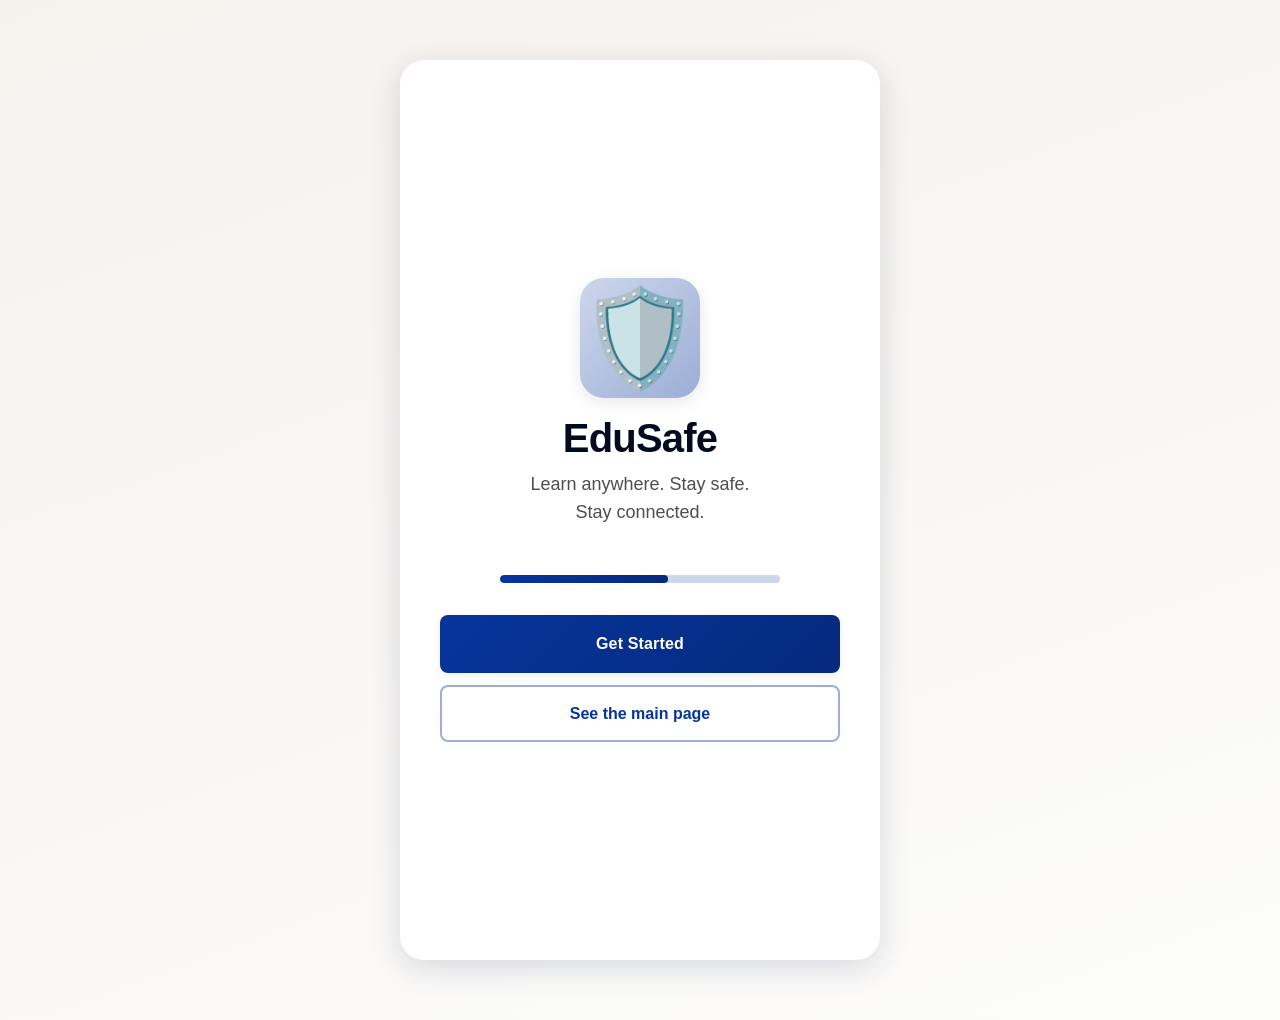
<file: index.html>
<!doctype html>
<html lang="en">
  <head>
    <meta charset="UTF-8" />
    <meta name="viewport" content="width=device-width, initial-scale=1.0" />
    <title>Welcome - EduSafe</title>
    <link rel="stylesheet" href="./css/style.css" />
  </head>
  <body>
    <div class="phone-screen splash-screen" id="splashScreen">
      <div class="splash-logo">🛡️</div>
      <h2>EduSafe</h2>
      <p>Learn anywhere. Stay safe.<br />Stay connected.</p>
      <div class="splash-progress">
        <div class="splash-progress-bar"></div>
      </div>
      <a href="#" id="getStartedBtn" class="btn-primary full-width"
        >Get Started</a
      
      >
      <a href="home.html" class="btn-secondary full-width" style="margin-top: 12px;">See the main page</a>
    </div>
    <script src="main.js"></script>
  
  </body>
</html>
</file>
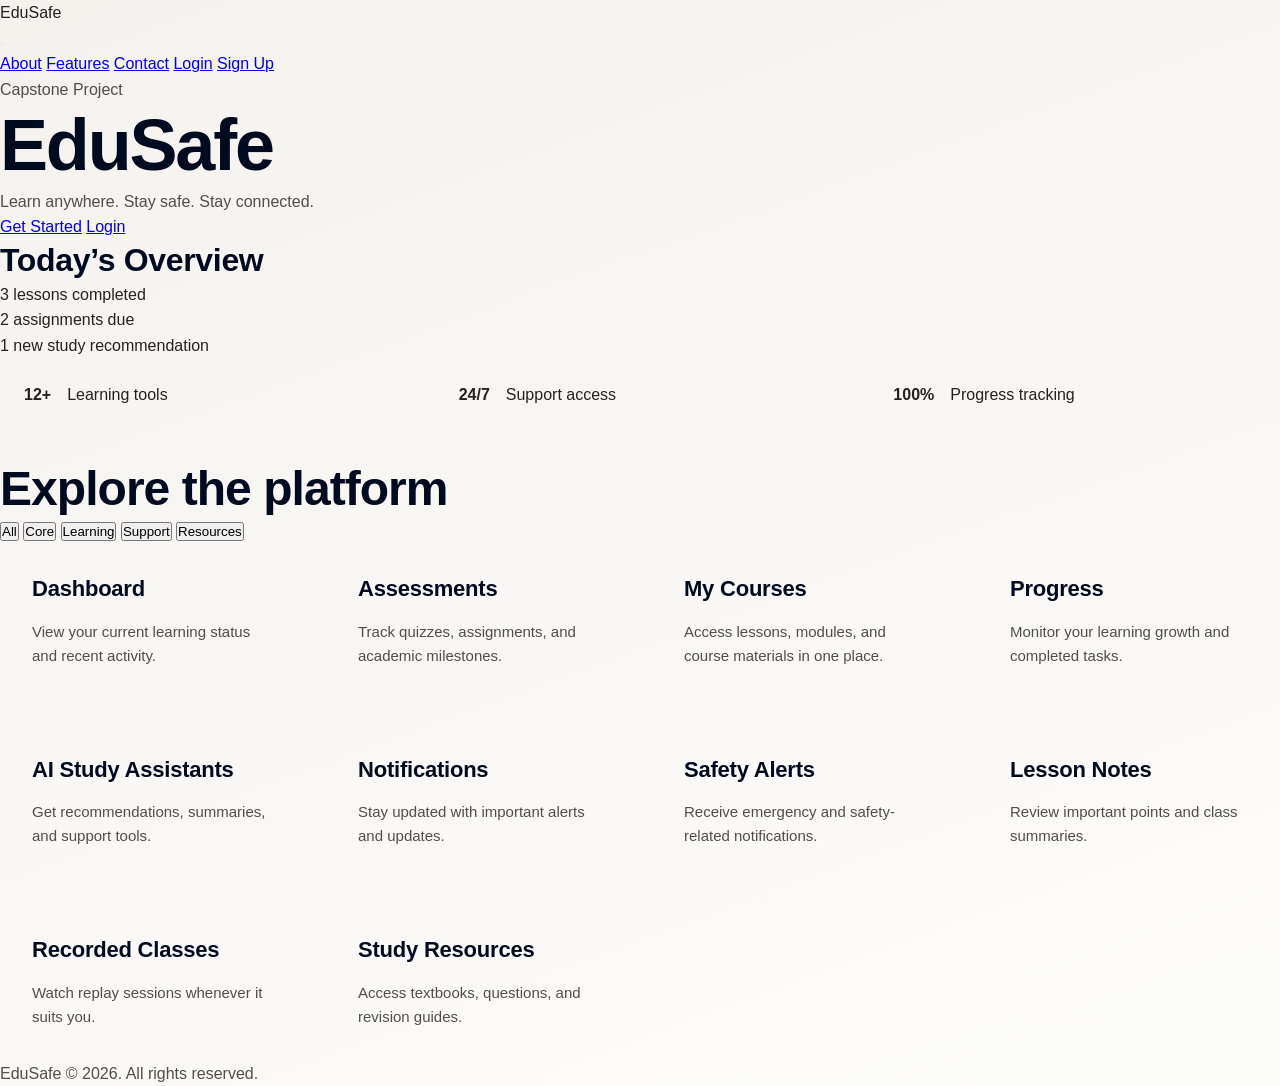
<file: home.html>
<!DOCTYPE html>
<html lang="en">
  <head>
    <meta charset="UTF-8" />
    <meta name="viewport" content="width=device-width, initial-scale=1.0" />
    <title>EduSafe - Learn Anywhere, Stay Safe</title>
    <link rel="stylesheet" href="./css/style.css" />
  </head>
  <body>
    <header class="topbar">
      <div class="brand">
        <i class="fas fa-shield-alt"></i> EduSafe
      </div>
      <button class="menu-toggle" aria-label="Toggle navigation" aria-expanded="false">
        <span></span><span></span><span></span>
      </button>
      <nav class="topnav" id="topnav">
        <a href="#about">About</a>
        <a href="#features">Features</a>
        <a href="#contact">Contact</a>
        <a href="login.html">Login</a>
        <a href="signup.html">Sign Up</a>
      </nav>
    </header>

    <main class="container">
      <section class="hero">
        <div>
          <p class="eyebrow">Capstone Project</p>
          <h1>EduSafe</h1>
          <p class="subtitle">
            Learn anywhere. Stay safe. Stay connected.
          </p>
          <div class="hero-actions">
            <a href="signup.html" class="cta">Get Started</a>
            <a href="login.html" class="cta secondary">Login</a>
          </div>
        </div>
        <div class="hero-card">
          <h3>Today’s Overview</h3>
          <ul>
            <li>3 lessons completed</li>
            <li>2 assignments due</li>
            <li>1 new study recommendation</li>
          </ul>
        </div>
      </section>

      <section id="about" class="stats-grid">
        <div class="stat-card">
          <strong>12+</strong>
          <span>Learning tools</span>
        </div>
        <div class="stat-card">
          <strong>24/7</strong>
          <span>Support access</span>
        </div>
        <div class="stat-card">
          <strong>100%</strong>
          <span>Progress tracking</span>
        </div>
      </section>

      <section class="filter-section">
        <h2>Explore the platform</h2>
        <nav class="filter-bar" aria-label="Feature categories">
          <button class="nav-btn active" data-filter="all">All</button>
          <button class="nav-btn" data-filter="core">Core</button>
          <button class="nav-btn" data-filter="learning">Learning</button>
          <button class="nav-btn" data-filter="support">Support</button>
          <button class="nav-btn" data-filter="resources">Resources</button>
        </nav>

        <div id="features" class="feature-grid">
          <article class="feature-card" data-category="core">
            <h3>Dashboard</h3>
            <p>View your current learning status and recent activity.</p>
          </article>
          <article class="feature-card" data-category="core">
            <h3>Assessments</h3>
            <p>Track quizzes, assignments, and academic milestones.</p>
          </article>
          <article class="feature-card" data-category="core">
            <h3>My Courses</h3>
            <p>Access lessons, modules, and course materials in one place.</p>
          </article>
          <article class="feature-card" data-category="learning">
            <h3>Progress</h3>
            <p>Monitor your learning growth and completed tasks.</p>
          </article>
          <article class="feature-card" data-category="learning">
            <h3>AI Study Assistants</h3>
            <p>Get recommendations, summaries, and support tools.</p>
          </article>
          <article class="feature-card" data-category="support">
            <h3>Notifications</h3>
            <p>Stay updated with important alerts and updates.</p>
          </article>
          <article class="feature-card" data-category="support">
            <h3>Safety Alerts</h3>
            <p>Receive emergency and safety-related notifications.</p>
          </article>
          <article class="feature-card" data-category="resources">
            <h3>Lesson Notes</h3>
            <p>Review important points and class summaries.</p>
          </article>
          <article class="feature-card" data-category="resources">
            <h3>Recorded Classes</h3>
            <p>Watch replay sessions whenever it suits you.</p>
          </article>
          <article class="feature-card" data-category="resources">
            <h3>Study Resources</h3>
            <p>Access textbooks, questions, and revision guides.</p>
          </article>
        </div>
      </section>
    </main>

    <footer id="contact" class="footer">
      <p>EduSafe © 2026. All rights reserved.</p>
    </footer>

    <script src="./script.js"></script>
  </body>
</html>
</file>
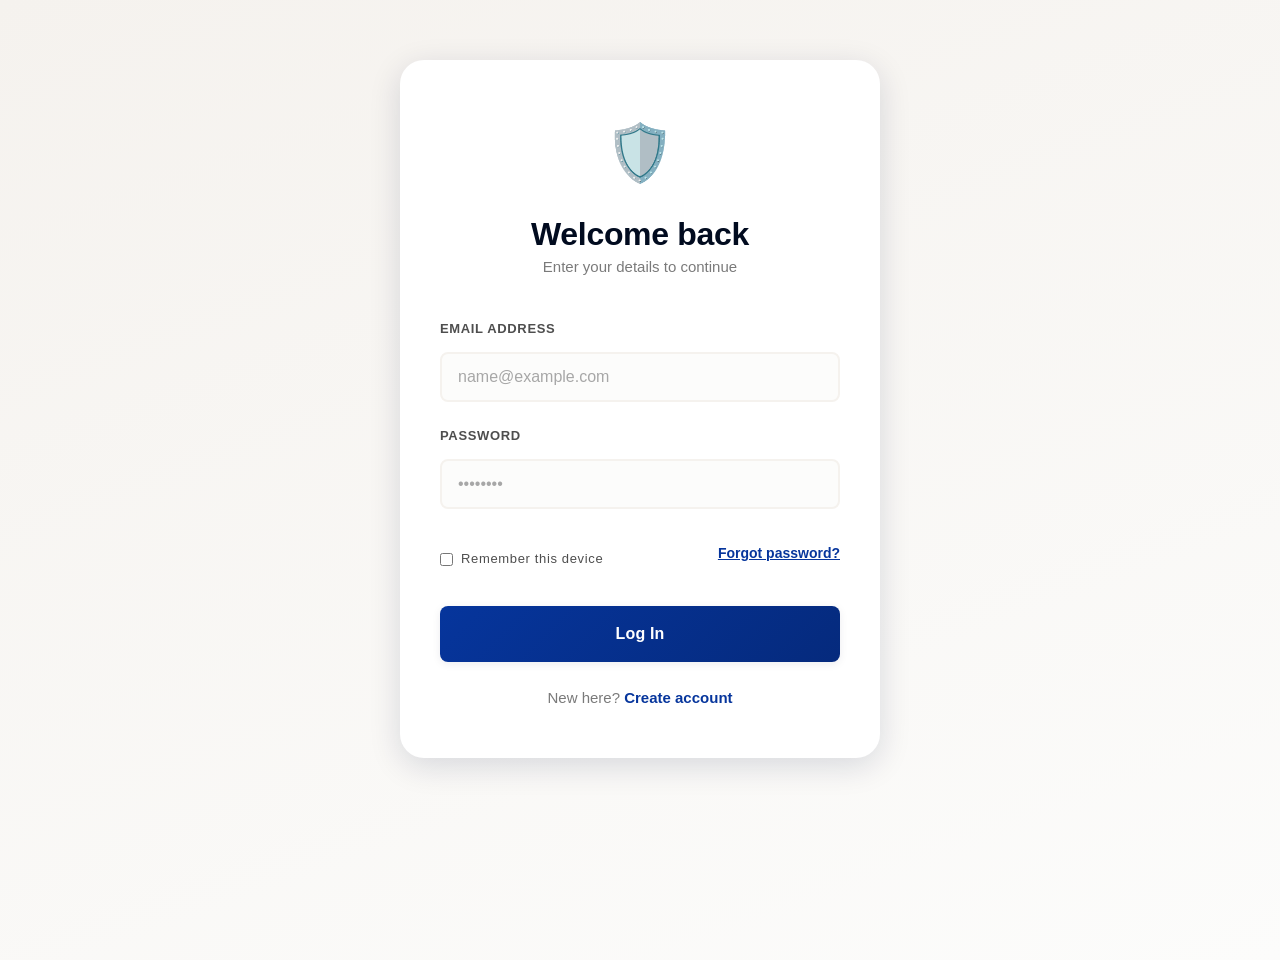
<file: login.html>
<!DOCTYPE html>
<html lang="en">
<head>
  <meta charset="UTF-8" />
  <meta name="viewport" content="width=device-width, initial-scale=1.0" />
  <title>Login - EduSafe</title>
  <link rel="stylesheet" href="./css/style.css" />
</head>
<body>
  <div class="phone-screen">
    <div class="shield-icon">🛡️</div>
    <h3>Welcome back</h3>
    <p class="subtext">Enter your details to continue</p>

    <form class="login-form" id="loginForm">
      <label>Email address</label>
      <input type="email" id="loginEmail" placeholder="name@example.com" required />

      <label>Password</label>
      <input type="password" id="loginPassword" placeholder="••••••••" required />

      <div class="remember-row">
        <label><input type="checkbox" id="rememberMe" style="width:auto; display:inline;" /> Remember this device</label>
        <a href="#">Forgot password?</a>
      </div>

      <button type="submit" class="btn-primary full-width">Log In</button>
    </form>

    <p class="signup-link">New here? <a href="signup.html">Create account</a></p>
  </div>
  <script src="main.js"></script>
</body>
</html>
</file>
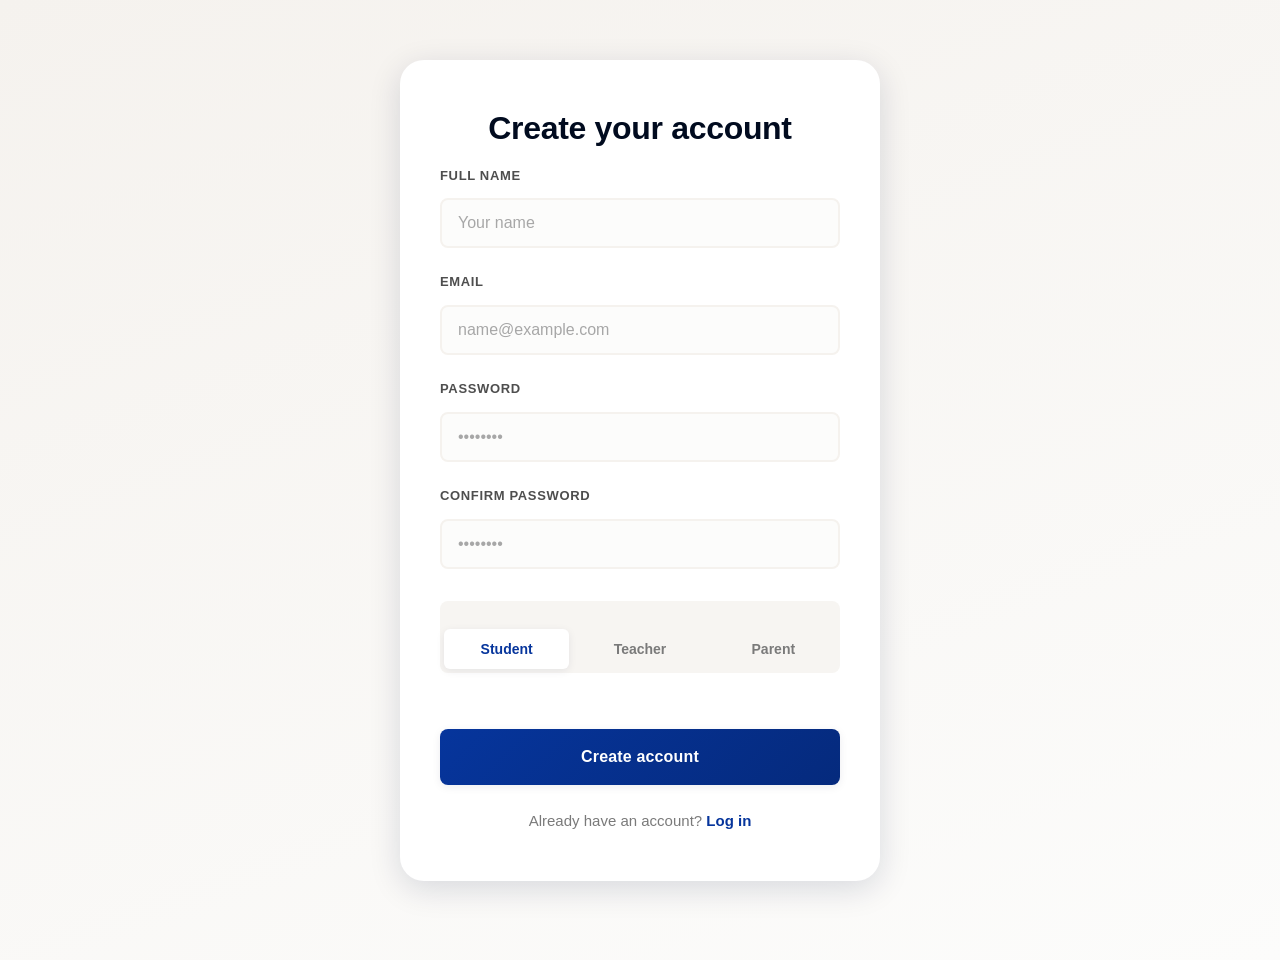
<file: signup.html>
<!doctype html>
<html lang="en">
  <head>
    <meta charset="UTF-8" />
    <meta name="viewport" content="width=device-width, initial-scale=1.0" />
    <title>Sign Up - EduSafe</title>
    <link rel="stylesheet" href="./css/style.css" />
  </head>
  <body>
    <div class="phone-screen">
      <h3>Create your account</h3>

      <form class="login-form" id="signupForm">
        <label>Full name</label>
        <input type="text" id="signupName" placeholder="Your name" required />

        <label>Email</label>
        <input
          type="email"
          id="signupEmail"
          placeholder="name@example.com"
          required
        />

        <label>Password</label>
        <input
          type="password"
          id="signupPassword"
          placeholder="••••••••"
          required
          minlength="6"
        />

        <label>Confirm password</label>
        <input
          type="password"
          id="signupConfirmPassword"
          placeholder="••••••••"
          required
        />

        <div class="role-tabs">
          <button type="button" class="role-tab active" data-role="student">
            Student
          </button>
          <button type="button" class="role-tab" data-role="teacher">
            Teacher
          </button>
          <button type="button" class="role-tab" data-role="parent">
            Parent
          </button>
        </div>

        <button type="submit" class="btn-primary full-width">
          Create account
        </button>
      </form>

      <p class="signup-link">
        Already have an account? <a href="login.html">Log in</a>
      </p>
    </div>
    <script src="main.js"></script>
    <!-- ✅ Changed this -->
  </body>
</html>
</file>
<file: css/style.css>
:root {
  /* ---- Primary Colors (from Figma) ---- */
  --color-primary: #06359C;
  --primary-10: #CDD7EB;
  --primary-20: #9BAED7;
  --primary-30: #6A86C4;
  --primary-40: #385DB0;
  --primary-50: #06359C;
  --primary-60: #052A7D;
  --primary-70: #04205E;
  --primary-80: #02153E;
  --primary-90: #010B1F;

  /* ---- Secondary Colors (warm neutrals) ---- */
  --secondary-10: #FCFCFB;
  --secondary-20: #FAF9F7;
  --secondary-30: #F7F5F2;
  --secondary-40: #F5F2EE;
  --secondary-50: #F2EFEA;
  --secondary-60: #918F8C;
  --secondary-70: #61605E;
  --secondary-80: #30302F;

  /* ---- Grey Shades ---- */
  --grey-10: #D3D3D3;
  --grey-20: #A7A7A7;
  --grey-30: #7A7A7A;
  --grey-40: #4E4E4E;
  --grey-50: #222222;

  /* ---- Typography ---- */
  --font-main: 'Inter', -apple-system, BlinkMacSystemFont, 'Segoe UI', Roboto, sans-serif;

  /* ---- Spacing ---- */
  --space-xs: 4px;
  --space-sm: 8px;
  --space-md: 16px;
  --space-lg: 24px;
  --space-xl: 32px;
  --space-2xl: 48px;

  /* ---- Border Radius ---- */
  --radius-sm: 8px;
  --radius-md: 16px;
  --radius-lg: 24px;
  --radius-full: 9999px;

  /* ---- Shadows (Figma style) ---- */
  --shadow-xs: 0 1px 2px rgba(2, 21, 62, 0.05);
  --shadow-sm: 0 2px 8px rgba(2, 21, 62, 0.08);
  --shadow-md: 0 4px 16px rgba(2, 21, 62, 0.10);
  --shadow-lg: 0 8px 32px rgba(2, 21, 62, 0.14);
  --shadow-xl: 0 16px 48px rgba(2, 21, 62, 0.18);

  /* ---- Transitions ---- */
  --transition: all 0.25s cubic-bezier(0.4, 0, 0.2, 1);
}


* {
  margin: 0;
  padding: 0;
  box-sizing: border-box;
}

body {
  font-family: var(--font-main);
  color: var(--grey-50);
  background: linear-gradient(160deg, var(--secondary-40) 0%, var(--secondary-10) 100%);
  line-height: 1.6;
  min-height: 100vh;
  -webkit-font-smoothing: antialiased;
}
h1 {
  font-size: 72px;
  line-height: 1.2;
  font-weight: 700;
  letter-spacing: -0.03em;
  color: var(--primary-90);
}

h2 {
  font-size: 48px;
  line-height: 1.2;
  font-weight: 700;
  letter-spacing: -0.02em;
  color: var(--primary-90);
}

h3 {
  font-size: 32px;
  line-height: 1.3;
  font-weight: 700;
  letter-spacing: -0.01em;
  color: var(--primary-90);
}

h4 {
  font-size: 24px;
  line-height: 1.3;
  font-weight: 600;
  color: var(--primary-90);
}

h5 {
  font-size: 20px;
  line-height: 1.4;
  font-weight: 600;
  color: var(--grey-40);
}

p {
  font-size: 16px;
  line-height: 1.6;
  color: var(--grey-40);
}

.subtext {
  font-size: 15px;
  color: var(--grey-30);
  margin-bottom: var(--space-lg);
}


.btn-primary {
  display: inline-flex;
  align-items: center;
  justify-content: center;
  background: linear-gradient(135deg, var(--primary-50), var(--primary-60));
  color: #fff;
  border: none;
  padding: 16px 32px;
  border-radius: var(--radius-sm);
  cursor: pointer;
  font-family: var(--font-main);
  font-size: 16px;
  font-weight: 600;
  text-align: center;
  text-decoration: none;
  box-shadow: var(--shadow-sm);
  transition: var(--transition);
  min-height: 56px;
  letter-spacing: 0.01em;
}

.btn-primary:hover {
  background: linear-gradient(135deg, var(--primary-60), var(--primary-70));
  box-shadow: var(--shadow-md);
  transform: translateY(-2px);
}

.btn-primary:active {
  transform: translateY(0);
}

.btn-secondary {
  display: inline-flex;
  align-items: center;
  justify-content: center;
  background: transparent;
  color: var(--color-primary);
  border: 2px solid var(--primary-20);
  padding: 14px 28px;
  border-radius: var(--radius-sm);
  cursor: pointer;
  font-family: var(--font-main);
  font-size: 16px;
  font-weight: 600;
  text-align: center;
  text-decoration: none;
  transition: var(--transition);
  min-height: 56px;
}

.btn-secondary:hover {
  border-color: var(--color-primary);
  background-color: var(--primary-10);
  transform: translateY(-2px);
}

.full-width {
  width: 100%;
}


.phone-screen {
  max-width: 390px;
  min-height: 844px;
  margin: 40px auto;
  padding: 48px 28px 32px;
  background: #ffffff;
  border-radius: var(--radius-lg);
  box-shadow: var(--shadow-xl);
  text-align: center;
  position: relative;
  overflow: hidden;
}


.splash-screen {
  display: flex;
  flex-direction: column;
  align-items: center;
  justify-content: center;
  min-height: 844px;
  background: linear-gradient(180deg, #ffffff 0%, var(--secondary-10) 100%);
}

.splash-logo {
  font-size: 72px;
  margin-bottom: var(--space-md);
  display: flex;
  align-items: center;
  justify-content: center;
  width: 120px;
  height: 120px;
  background: linear-gradient(135deg, var(--primary-10), var(--primary-20));
  border-radius: var(--radius-lg);
  box-shadow: var(--shadow-md);
}

.splash-screen h2 {
  font-size: 40px;
  margin-bottom: var(--space-sm);
  color: var(--primary-90);
}

.splash-screen p {
  font-size: 18px;
  color: var(--grey-40);
  max-width: 280px;
  margin: 0 auto;
}

.splash-progress {
  width: 100%;
  max-width: 280px;
  height: 8px;
  background-color: var(--primary-10);
  border-radius: var(--radius-full);
  margin-top: var(--space-2xl);
  margin-bottom: var(--space-xl);
  overflow: hidden;
}

.splash-progress-bar {
  width: 60%;
  height: 100%;
  background: linear-gradient(90deg, var(--primary-50), var(--primary-60));
  border-radius: var(--radius-full);
  animation: progressPulse 2s ease-in-out infinite;
}

@keyframes progressPulse {
  0%, 100% { width: 60%; opacity: 1; }
  50% { width: 75%; opacity: 0.8; }
}


.shield-icon {
  font-size: 56px;
  margin-bottom: var(--space-md);
  display: inline-block;
}

.login-form {
  display: flex;
  flex-direction: column;
  text-align: left;
  gap: var(--space-sm);
}

.login-form label {
  display: block;
  font-size: 13px;
  font-weight: 600;
  color: var(--grey-40);
  text-transform: uppercase;
  letter-spacing: 0.05em;
  margin-top: var(--space-md);
  margin-bottom: var(--space-xs);
}

.login-form input {
  display: block;
  width: 100%;
  padding: 14px 16px;
  border: 2px solid var(--secondary-40);
  border-radius: var(--radius-sm);
  font-size: 16px;
  font-family: var(--font-main);
  transition: var(--transition);
  background-color: var(--secondary-10);
  color: var(--grey-50);
}

.login-form input:focus {
  outline: none;
  border-color: var(--primary-40);
  background-color: #ffffff;
  box-shadow: 0 0 0 4px var(--primary-10);
}

.login-form input::placeholder {
  color: var(--grey-20);
}

.login-form button,
.login-form a.btn-primary {
  margin-top: var(--space-lg);
}

.remember-row {
  display: flex;
  justify-content: space-between;
  align-items: center;
  font-size: 14px;
  margin-top: var(--space-md);
  color: var(--grey-30);
}

.remember-row label {
  display: flex;
  align-items: center;
  gap: var(--space-sm);
  text-transform: none;
  font-weight: 400;
  color: var(--grey-40);
}

.remember-row a {
  color: var(--color-primary);
  font-weight: 600;
  font-size: 14px;
}


.role-tabs {
  display: flex;
  gap: var(--space-sm);
  margin: var(--space-lg) 0;
  background-color: var(--secondary-30);
  padding: 4px;
  border-radius: var(--radius-sm);
}

.role-tab {
  flex: 1;
  padding: 12px;
  border: none;
  background: transparent;
  border-radius: 6px;
  cursor: pointer;
  font-family: var(--font-main);
  font-size: 14px;
  font-weight: 600;
  color: var(--grey-30);
  transition: var(--transition);
}

.role-tab:hover {
  color: var(--grey-50);
}

.role-tab.active {
  background-color: #ffffff;
  color: var(--color-primary);
  box-shadow: var(--shadow-sm);
}


.badge {
  display: inline-block;
  font-size: 11px;
  font-weight: 700;
  text-transform: uppercase;
  letter-spacing: 0.05em;
  padding: 4px 12px;
  border-radius: var(--radius-full);
  background: linear-gradient(135deg, var(--primary-10), var(--primary-20));
  color: var(--primary-70);
  margin-bottom: var(--space-sm);
}

.card {
  background: #ffffff;
  border: 1px solid var(--secondary-40);
  border-radius: var(--radius-md);
  padding: 20px;
  text-align: left;
  box-shadow: var(--shadow-xs);
  transition: var(--transition);
  margin-bottom: var(--space-md);
}

.card:hover {
  box-shadow: var(--shadow-md);
  transform: translateY(-4px);
  border-color: var(--primary-20);
}

.card-title {
  font-size: 16px;
  font-weight: 600;
  color: var(--primary-90);
  margin-bottom: var(--space-xs);
}

.card-subtext {
  font-size: 13px;
  color: var(--grey-30);
  margin-bottom: 0;
}

.card-row,
.stats-grid {
  display: grid;
  grid-template-columns: 1fr;
  gap: var(--space-md);
}

@media (min-width: 640px) {
  .card-row,
  .stats-grid {
    grid-template-columns: repeat(2, 1fr);
  }
}

@media (min-width: 1024px) {
  .card-row,
  .stats-grid {
    grid-template-columns: repeat(3, 1fr);
  }
}

.card-row .card,
.stats-grid .card {
  text-align: center;
}

.card-row .card .card-title,
.stats-grid .card strong {
  font-size: 32px;
  font-weight: 700;
  color: var(--color-primary);
  display: block;
}


.confirm-icon {
  font-size: 64px;
  margin-bottom: var(--space-md);
  display: inline-block;
}


.signup-link {
  margin-top: var(--space-lg);
  font-size: 15px;
  color: var(--grey-30);
}

.signup-link a {
  color: var(--color-primary);
  font-weight: 600;
  text-decoration: none;
  transition: var(--transition);
}

.signup-link a:hover {
  text-decoration: underline;
}

@media (max-width: 480px) {
  .phone-screen {
    margin: 16px;
    padding: 32px 20px 24px;
    min-height: auto;
    border-radius: var(--radius-md);
  }

  .splash-screen {
    min-height: auto;
  }

  .splash-logo {
    width: 96px;
    height: 96px;
    font-size: 56px;
  }

  .splash-screen h2 {
    font-size: 32px;
  }

  .card-row {
    flex-direction: column;
  }

  .btn-primary,
  .btn-secondary {
    min-height: 48px;
    padding: 12px 24px;
  }
}

.page-wrapper {
  max-width: 1100px;
  margin: 0 auto;
  padding: 0 20px;
}

.dash-nav {
  display: flex;
  flex-wrap: wrap;
  justify-content: center;
  gap: var(--space-sm);
  background-color: #fff;
  border-radius: var(--radius-md);
  box-shadow: var(--shadow-sm);
  padding: var(--space-md);
  position: sticky;
  top: 0;
  z-index: 10;
}

@media (min-width: 768px) {
  .dash-nav {
    flex-wrap: nowrap;
    justify-content: space-around;
  }
}

@media (min-width: 1024px) {
  .dashboard-layout {
    display: flex;
    flex-direction: row;
    gap: var(--space-lg);
    align-items: flex-start;
  }

  .dash-nav {
    flex-direction: column;
    width: 240px;
    justify-content: flex-start;
    gap: var(--space-sm);
    position: sticky;
    top: 40px;
    bottom: auto;
    padding: var(--space-md);
  }
}

.dash-content {
  background-color: transparent;
  border-radius: 0;
  box-shadow: none;
  padding: 0;
  text-align: left;
}

.dash-tab-btn {
  background: none;
  border: none;
  font-family: var(--font-main);
  font-size: 14px;
  font-weight: 600;
  color: var(--grey-30);
  cursor: pointer;
  padding: var(--space-sm) var(--space-md);
  border-radius: var(--radius-sm);
  transition: var(--transition);
  display: flex;
  align-items: center;
  gap: var(--space-sm);
}

.dash-tab-btn:hover {
  color: var(--grey-50);
  background-color: var(--secondary-30);
}

.dash-tab-btn.active {
  color: var(--color-primary);
  background-color: var(--primary-10);
}

@media (min-width: 1024px) {
  .dash-tab-btn {
    justify-content: flex-start;
  }
}

.tab-panel {
  display: none;
}

.tab-panel.active {
  display: block;
}

.list-item {
  display: flex;
  justify-content: space-between;
  align-items: center;
  padding: 12px 0;
  border-bottom: 1px solid var(--secondary-40);
  gap: 12px;
}

.list-item:last-child {
  border-bottom: none;
}

.list-item-title {
  font-size: 14px;
  font-weight: 600;
  color: var(--primary-90);
}

.list-item-sub {
  font-size: 12px;
  color: var(--grey-30);
}

.btn-sm {
  font-size: 12px;
  padding: 7px 14px;
  border-radius: var(--radius-sm);
  border: none;
  cursor: pointer;
  font-weight: 600;
  font-family: var(--font-main);
  white-space: nowrap;
  transition: var(--transition);
}

.btn-add {
  background-color: var(--primary-10);
  color: var(--primary-70);
}

.btn-add:hover {
  background-color: var(--primary-20);
}

.btn-drop {
  background-color: #FDEAEA;
  color: #B23434;
}

.btn-drop:hover {
  background-color: #FBD5D5;
}

.btn-sm:disabled {
  opacity: 0.5;
  cursor: not-allowed;
}

.attendance-bar {
  height: 8px;
  background-color: var(--secondary-40);
  border-radius: 999px;
  overflow: hidden;
  margin-top: 6px;
}

.attendance-fill {
  height: 100%;
  background: linear-gradient(90deg, var(--primary-50), var(--primary-70));
}


.quiz-box {
  margin-top: 10px;
  padding: 14px;
  background-color: var(--secondary-10);
  border-radius: var(--radius-sm);
  border: 1px solid var(--secondary-40);
}

.quiz-option {
  display: block;
  width: 100%;
  text-align: left;
  padding: 10px 12px;
  margin-bottom: 8px;
  border: 1.5px solid var(--grey-10);
  border-radius: var(--radius-sm);
  background-color: #fff;
  cursor: pointer;
  font-family: var(--font-main);
  font-size: 13px;
  transition: var(--transition);
}

.quiz-option:hover {
  border-color: var(--primary-40);
}

.quiz-option.correct {
  background-color: #E8F5E9;
  border-color: #4CAF50;
  color: #2E7D32;
}

.quiz-option.incorrect {
  background-color: #FDEAEA;
  border-color: #B23434;
  color: #B23434;
}

.quiz-feedback {
  margin-top: 10px;
  font-size: 13px;
  font-weight: 600;
}
.empty-state {
  color: var(--grey-30);
  font-size: 13px;
  padding: 10px 0;
}

.quiz-page-link {
  display: inline-block;
  margin-top: 8px;
}


.chat-modal {
  display: none;
  position: fixed;
  inset: 0;
  background: rgba(0,0,0,0.45);
  align-items: center;
  justify-content: center;
  z-index: 1000;
}

.chat-box {
  background: #fff;
  width: 90%;
  max-width: 420px;
  height: 70vh;
  border-radius: var(--radius-md);
  display: flex;
  flex-direction: column;
  overflow: hidden;
  box-shadow: var(--shadow-lg);
}

.chat-header {
  display: flex;
  justify-content: space-between;
  align-items: center;
  padding: 14px 16px;
  background: var(--color-primary);
  color: #fff;
  font-weight: 600;
  font-size: 14px;
}

.chat-close {
  background: none;
  border: none;
  color: #fff;
  font-size: 16px;
  cursor: pointer;
}

.chat-key-row {
  display: flex;
  gap: 8px;
  padding: 10px;
  border-bottom: 1px solid var(--secondary-40);
}

.chat-key-row input {
  flex: 1;
  padding: 8px;
  border: 1px solid var(--grey-10);
  border-radius: 6px;
  font-size: 13px;
}

.chat-messages {
  flex: 1;
  overflow-y: auto;
  padding: 12px;
  display: flex;
  flex-direction: column;
  gap: 8px;
}

.chat-bubble {
  max-width: 80%;
  padding: 8px 12px;
  border-radius: 12px;
  font-size: 13px;
  line-height: 1.4;
}

.chat-user {
  align-self: flex-end;
  background: var(--primary-10);
  color: var(--primary-90);
}

.chat-assistant {
  align-self: flex-start;
  background: var(--secondary-30);
  color: var(--color-grey);
}

.chat-input-row {
  display: flex;
  gap: 8px;
  padding: 10px;
  border-top: 1px solid var(--secondary-40);
}

.chat-input-row input {
  flex: 1;
  padding: 8px;
  border: 1px solid var(--grey-10);
  border-radius: 6px;
  font-size: 13px;
}



.class-mode-content {
  margin-top: 10px;
}

/* Default: Mobile First */
.page-wrapper {
  max-width: 390px;
  margin: 0 auto;
  padding: 20px 16px 100px;
  background: var(--secondary-10);
  min-height: 100vh;
}

/* Tablet and Laptop */
@media (min-width: 768px) {
  .page-wrapper {
    max-width: 900px;
    padding: 30px 40px 100px;
  }

  .dash-nav {
    gap: 8px;
    padding: 8px;
  }

  .dash-tab-btn {
    font-size: 15px;
    padding: 12px 20px;
  }

  .card-row {
    display: grid;
    grid-template-columns: 1fr 1fr;
    gap: 16px;
  }

  .stats-grid {
    display: grid;
    grid-template-columns: repeat(4, 1fr);
    gap: 16px;
  }

  .recommended-grid {
    display: grid;
    grid-template-columns: 1fr 1fr 1fr;
    gap: 16px;
  }

  .chat-box {
    max-width: 500px;
  }

  .phone-screen {
    max-width: 500px;
    padding: 48px 40px;
    min-height: auto;
  }
}

/* Desktop Large */
@media (min-width: 1024px) {
  .page-wrapper {
    max-width: 1100px;
    padding: 40px 60px 100px;
  }

  .dash-tab-btn {
    font-size: 16px;
    padding: 14px 28px;
  }

  .card-row {
    grid-template-columns: 1fr 1fr 1fr;
  }

  .stats-grid {
    grid-template-columns: repeat(4, 1fr);
  }
}


.dash-header {
  margin-bottom: 20px;
}

.dash-header h4 {
  font-size: 24px;
  margin: 4px 0 2px;
}

@media (min-width: 768px) {
  .dash-header h4 {
    font-size: 32px;
  }
}

/* Dashboard Navigation */
.dash-nav {
  display: flex;
  gap: 4px;
  background: #ffffff;
  border-radius: var(--radius-md);
  padding: 4px;
  margin-bottom: 16px;
  border: 1px solid var(--secondary-40);
  overflow-x: auto;
}

.dash-tab-btn {
  flex: 1;
  padding: 10px 8px;
  border: none;
  background: transparent;
  border-radius: var(--radius-sm);
  cursor: pointer;
  font-family: var(--font-main);
  font-size: 12px;
  font-weight: 500;
  color: var(--grey-30);
  transition: var(--transition);
  white-space: nowrap;
  display: flex;
  align-items: center;
  justify-content: center;
  gap: 4px;
}

.dash-tab-btn:hover {
  color: var(--grey-50);
}

.dash-tab-btn.active {
  background: var(--primary-50);
  color: white;
}

@media (min-width: 768px) {
  .dash-tab-btn {
    font-size: 15px;
    padding: 12px 20px;
  }
}

/* Tab Panels */
.dash-content {
  display: block;
}

.tab-panel {
  display: none;
}

.tab-panel.active {
  display: block;
}

/* List Items */
.list-item {
  display: flex;
  justify-content: space-between;
  align-items: center;
  padding: 10px 0;
  border-bottom: 1px solid var(--secondary-30);
}

.list-item:last-child {
  border-bottom: none;
}

.list-item-title {
  font-size: 14px;
  font-weight: 500;
  color: var(--grey-50);
}

.list-item-sub {
  font-size: 12px;
  color: var(--grey-30);
}

/* Buttons */
.btn-sm {
  padding: 6px 14px;
  border: none;
  border-radius: var(--radius-sm);
  font-size: 12px;
  font-weight: 600;
  cursor: pointer;
  transition: var(--transition);
  font-family: var(--font-main);
}

.btn-add {
  background: var(--primary-50);
  color: white;
}

.btn-add:hover {
  background: var(--primary-60);
}

.btn-drop {
  background: #fce4ec;
  color: #e74c3c;
}

.btn-drop:hover {
  background: #f8d7da;
}

/* Attendance Bar */
.attendance-bar {
  width: 100%;
  height: 6px;
  background: var(--secondary-30);
  border-radius: 999px;
  overflow: hidden;
  margin: 6px 0;
}

.attendance-fill {
  height: 100%;
  background: linear-gradient(90deg, var(--primary-50), var(--primary-40));
  border-radius: 999px;
  transition: width 0.6s ease;
}

/* Attendance Status */
.attendance-status {
  font-size: 11px;
  font-weight: 600;
  padding: 2px 10px;
  border-radius: 999px;
}

.attendance-status.present {
  background: #e8f5e9;
  color: #4CAF50;
}

.attendance-status.absent {
  background: #fce4ec;
  color: #e74c3c;
}

/* Empty State */
.empty-state {
  text-align: center;
  color: var(--grey-30);
  padding: 16px 0;
  font-size: 14px;
}

.grade-card {
  background: #ffffff;
  border: 1px solid var(--secondary-40);
  border-radius: var(--radius-md);
  padding: 16px;
  margin-bottom: 12px;
  transition: var(--transition);
}

.grade-card:hover {
  border-color: var(--primary-20);
  box-shadow: var(--shadow-sm);
}

.grade-header {
  display: flex;
  justify-content: space-between;
  align-items: center;
  margin-bottom: 8px;
}

.grade-course {
  font-size: 15px;
  font-weight: 600;
  color: var(--grey-50);
}

.grade-score {
  font-size: 20px;
  font-weight: 700;
  color: var(--primary-50);
}

.grade-bar {
  width: 100%;
  height: 4px;
  background: var(--secondary-30);
  border-radius: 999px;
  overflow: hidden;
}

.grade-fill {
  height: 100%;
  border-radius: 999px;
  transition: width 0.6s ease;
}

.grade-fill.a { background: #4CAF50; }
.grade-fill.b { background: #8BC34A; }
.grade-fill.c { background: #FFC107; }
.grade-fill.d { background: #FF9800; }
.grade-fill.f { background: #e74c3c; }

.grade-letter {
  font-size: 14px;
  font-weight: 700;
  padding: 2px 12px;
  border-radius: 999px;
}

.grade-letter.a { background: #e8f5e9; color: #4CAF50; }
.grade-letter.b { background: #f1f8e9; color: #8BC34A; }
.grade-letter.c { background: #fff8e1; color: #FFC107; }
.grade-letter.d { background: #fff3e0; color: #FF9800; }
.grade-letter.f { background: #fce4ec; color: #e74c3c; }

.gpa-display {
  text-align: center;
  padding: 16px;
  background: linear-gradient(135deg, var(--primary-50), var(--primary-60));
  border-radius: var(--radius-md);
  color: white;
  margin-bottom: 16px;
}

.gpa-number {
  font-size: 36px;
  font-weight: 700;
}

.gpa-label {
  font-size: 14px;
  opacity: 0.9;
}

.chat-modal {
  display: none;
  position: fixed;
  top: 0;
  left: 0;
  width: 100%;
  height: 100%;
  background: rgba(0,0,0,0.5);
  z-index: 1000;
  align-items: center;
  justify-content: center;
}

.chat-modal.open {
  display: flex;
}

.chat-box {
  background: #ffffff;
  border-radius: var(--radius-lg);
  max-width: 360px;
  width: 92%;
  max-height: 90vh;
  display: flex;
  flex-direction: column;
  box-shadow: var(--shadow-xl);
  animation: slideUp 0.3s ease;
}

@media (min-width: 768px) {
  .chat-box {
    max-width: 500px;
  }
}

@keyframes slideUp {
  from { transform: translateY(30px); opacity: 0; }
  to { transform: translateY(0); opacity: 1; }
}

.chat-header {
  display: flex;
  justify-content: space-between;
  align-items: center;
  padding: 14px 18px;
  border-bottom: 1px solid var(--secondary-40);
  font-weight: 600;
  flex-shrink: 0;
}

.chat-close {
  background: none;
  border: none;
  font-size: 20px;
  cursor: pointer;
  color: var(--grey-30);
  transition: var(--transition);
}

.chat-close:hover {
  color: var(--grey-50);
}

.chat-key-row {
  display: flex;
  gap: 8px;
  padding: 10px 16px;
  border-bottom: 1px solid var(--secondary-30);
  flex-shrink: 0;
}

.chat-key-row input {
  flex: 1;
  padding: 8px 12px;
  border: 1px solid var(--secondary-40);
  border-radius: var(--radius-sm);
  font-size: 13px;
  font-family: var(--font-main);
}

.chat-messages {
  flex: 1;
  padding: 16px;
  overflow-y: auto;
  max-height: 350px;
  min-height: 200px;
}

.chat-message {
  margin-bottom: 10px;
  display: flex;
}

.chat-message.user {
  justify-content: flex-end;
}

.chat-bubble {
  max-width: 85%;
  padding: 10px 14px;
  border-radius: var(--radius-md);
  font-size: 14px;
  line-height: 1.5;
  background: var(--secondary-10);
  color: var(--grey-50);
}

.chat-message.user .chat-bubble {
  background: var(--primary-50);
  color: white;
}

.chat-input-row {
  display: flex;
  gap: 8px;
  padding: 12px 16px;
  border-top: 1px solid var(--secondary-30);
  flex-shrink: 0;
}

.chat-input-row input {
  flex: 1;
  padding: 10px 14px;
  border: 1px solid var(--secondary-40);
  border-radius: var(--radius-sm);
  font-size: 14px;
  font-family: var(--font-main);
  outline: none;
  transition: var(--transition);
}

.chat-input-row input:focus {
  border-color: var(--primary-40);
}

.quiz-item {
  display: flex;
  justify-content: space-between;
  align-items: center;
  padding: 12px 0;
  border-bottom: 1px solid var(--secondary-30);
  cursor: pointer;
}

.quiz-item:last-child {
  border-bottom: none;
}

.splash-screen {
  display: flex;
  flex-direction: column;
  align-items: center;
  justify-content: center;
  min-height: 100vh;
  padding: 40px 20px;
}

.splash-logo {
  font-size: 72px;
  margin-bottom: 16px;
}

.splash-screen h1 {
  font-size: 48px;
  margin-bottom: 8px;
}

.splash-screen p {
  font-size: 18px;
  text-align: center;
}

@media (min-width: 768px) {
  .splash-screen h1 {
    font-size: 64px;
  }
  
  .splash-logo {
    font-size: 96px;
  }
}


.phone-screen {
  max-width: 390px;
  margin: 40px auto;
  padding: 36px 26px;
  background: #ffffff;
  border-radius: var(--radius-lg);
  box-shadow: var(--shadow-lg);
  text-align: center;
}

@media (min-width: 768px) {
  .phone-screen {
    max-width: 480px;
    padding: 48px 40px;
    margin: 60px auto;
  }
}

/* Class options */
.class-options {
  display: flex;
  flex-direction: column;
  gap: 16px;
}

.class-option {
  padding: 20px;
  border: 2px solid var(--secondary-40);
  border-radius: var(--radius-md);
  text-align: center;
  transition: var(--transition);
  cursor: pointer;
}

.class-option:hover {
  border-color: var(--primary-40);
}

.class-option i {
  font-size: 32px;
  color: var(--primary-50);
  margin-bottom: 8px;
}

.class-option h4 {
  margin-bottom: 4px;
}

.class-option p {
  font-size: 14px;
  color: var(--grey-30);
}

/* Professional Dashboard Styles */
.stat-card {
    display: flex;
    align-items: center;
    gap: var(--space-md);
    padding: var(--space-lg);
}

.stat-icon {
    width: 60px;
    height: 60px;
    border-radius: 16px;
    display: flex;
    align-items: center;
    justify-content: center;
    color: white;
    font-size: 28px;
    flex-shrink: 0;
}

.stat-content {
    display: flex;
    flex-direction: column;
}

.stat-content strong {
    font-size: 32px;
    font-weight: 700;
    color: var(--primary-90);
    line-height: 1.2;
}

.stat-content span {
    font-size: 14px;
    color: var(--grey-40);
    font-weight: 500;
}

.feature-card {
    display: flex;
    flex-direction: column;
    gap: var(--space-md);
    padding: var(--space-xl);
    transition: var(--transition);
}

.feature-card:hover {
    transform: translateY(-4px);
    box-shadow: var(--shadow-lg);
}

.feature-icon {
    width: 70px;
    height: 70px;
    border-radius: 20px;
    display: flex;
    align-items: center;
    justify-content: center;
    color: white;
    font-size: 32px;
    margin-bottom: var(--space-sm);
}

.feature-card h3 {
    font-size: 22px;
    margin: 0;
    color: var(--primary-90);
}

.feature-card p {
    font-size: 15px;
    color: var(--grey-40);
    line-height: 1.6;
    margin: 0;
}

.feature-card .btn-primary {
    margin-top: auto;
    align-self: flex-start;
}

/* Universal Dashboard Sidebar */
.sidebar {
  position: fixed;
  left: 0;
  top: 0;
  width: 260px;
  height: 100vh;
  background: linear-gradient(180deg, #1e293b 0%, #0f172a 100%);
  padding: 24px;
  box-shadow: 4px 0 24px rgba(0,0,0,0.15);
  z-index: 100;
}

.sidebar-header {
  display: flex;
  align-items: center;
  gap: 12px;
  margin-bottom: 40px;
  padding-bottom: 24px;
  border-bottom: 1px solid rgba(255,255,255,0.1);
}

.sidebar-logo {
  width: 48px;
  height: 48px;
  border-radius: 12px;
  display: flex;
  align-items: center;
  justify-content: center;
  font-size: 24px;
  color: white;
}

.sidebar-brand {
  color: white;
  font-size: 20px;
  font-weight: 700;
}

.nav-item {
  display: flex;
  align-items: center;
  gap: 12px;
  padding: 14px 16px;
  color: rgba(255,255,255,0.7);
  font-size: 15px;
  font-weight: 500;
  border-radius: 10px;
  cursor: pointer;
  transition: all 0.25s;
  margin-bottom: 6px;
}

.nav-item:hover, .nav-item.active {
  background: rgba(59,130,246,0.2);
  color: white;
}

.nav-item.active {
  box-shadow: 0 4px 14px rgba(59,130,246,0.4);
}

.nav-item i {
  width: 20px;
  font-size: 18px;
}

/* Main Content Area */
.main-content {
  margin-left: 260px;
  padding: 32px;
  min-height: 100vh;
}

.main-content.bg-blue { background: #f1f5f9; }
.main-content.bg-green { background: #f0fdf4; }
.main-content.bg-orange { background: #fff7ed; }

/* Top Bar */
.top-bar {
  display: flex;
  justify-content: space-between;
  align-items: center;
  margin-bottom: 32px;
}

.top-bar h1 {
  font-size: 28px;
  font-weight: 800;
  margin: 0;
}

.top-bar p {
  color: #64748b;
  margin: 4px 0 0 0;
  font-size: 14px;
}

.user-menu {
  display: flex;
  align-items: center;
  gap: 12px;
  background: white;
  padding: 10px 16px;
  border-radius: 12px;
  box-shadow: 0 2px 8px rgba(0,0,0,0.06);
  cursor: pointer;
}

.user-avatar {
  width: 40px;
  height: 40px;
  border-radius: 10px;
  display: flex;
  align-items: center;
  justify-content: center;
  color: white;
  font-weight: 700;
  font-size: 16px;
}

/* Stats Grid */
.stats-grid {
  display: grid;
  grid-template-columns: repeat(3, 1fr);
  gap: 24px;
  margin-bottom: 28px;
}

/* Content Grid */
.content-grid {
  display: grid;
  grid-template-columns: 1.5fr 1fr;
  gap: 24px;
}

/* Card Header */
.card-header {
  display: flex;
  justify-content: space-between;
  align-items: center;
  margin-bottom: 20px;
}

.card-title {
  font-size: 18px;
  font-weight: 700;
  margin: 0;
}

/* List Item */
.list-item {
  display: flex;
  justify-content: space-between;
  align-items: center;
  padding: 14px 0;
  border-bottom: 1px solid #e2e8f0;
}

.list-item:last-child { border-bottom: none; }

.list-title {
  font-weight: 600;
  font-size: 15px;
}

.list-sub {
  font-size: 13px;
  color: #64748b;
  margin-top: 4px;
}

/* Progress Bar */
.progress-bar {
  height: 8px;
  background: #e2e8f0;
  border-radius: 100px;
  overflow: hidden;
}

.progress-fill {
  height: 100%;
  border-radius: 100px;
  transition: width 0.5s ease;
}

/* Student Selector */
.student-selector {
  display: flex;
  gap: 10px;
  flex-wrap: wrap;
  margin-bottom: 20px;
}

.student-btn {
  padding: 10px 20px;
  border-radius: 10px;
  border: 2px solid #fed7aa;
  background: white;
  font-weight: 600;
  cursor: pointer;
  transition: all 0.25s;
}

.student-btn.active {
  border-color: #f97316;
  background: linear-gradient(135deg, #f97316, #ea580c);
  color: white;
}

/* Tab Content */
.tab-content {
  display: none;
}

.tab-content.active {
  display: block;
}

/* Badge */
.badge {
  display: inline-block;
  padding: 4px 10px;
  border-radius: 999px;
  font-size: 12px;
  font-weight: 700;
}

/* Theme Colors */
.theme-blue .sidebar-logo,
.theme-blue .nav-item.active,
.theme-blue .user-avatar,
.theme-blue .stat-icon.blue,
.theme-blue .btn-primary {
  background: linear-gradient(135deg, #3b82f6, #8b5cf6);
}

.theme-green .sidebar-logo,
.theme-green .nav-item.active,
.theme-green .user-avatar,
.theme-green .stat-icon.green,
.theme-green .btn-primary {
  background: linear-gradient(135deg, #059669, #047857);
}

.theme-orange .sidebar-logo,
.theme-orange .nav-item.active,
.theme-orange .user-avatar,
.theme-orange .stat-icon.orange,
.theme-orange .btn-primary {
  background: linear-gradient(135deg, #f97316, #ea580c);
}

/* Responsive */
@media (max-width: 1024px) {
  .sidebar {
    transform: translateX(-100%);
    transition: transform 0.3s;
  }
  .sidebar.open {
    transform: translateX(0);
  }
  .main-content {
    margin-left: 0;
  }
  .stats-grid {
    grid-template-columns: 1fr;
  }
  .content-grid {
    grid-template-columns: 1fr;
  }
}

/* Existing dash-nav styles continue */
.dash-nav {
    display: flex;
    flex-wrap: wrap;
    justify-content: center;
    gap: var(--space-sm);
    background-color: white;
    border-radius: var(--radius-lg);
    box-shadow: var(--shadow-sm);
    padding: var(--space-md);
    margin-bottom: var(--space-xl);
    position: sticky;
    top: 0;
    z-index: 50;
}

.dash-tab-btn {
    display: flex;
    align-items: center;
    gap: var(--space-sm);
    padding: var(--space-sm) var(--space-lg);
    border: none;
    border-radius: var(--radius-md);
    background-color: transparent;
    color: var(--grey-40);
    font-family: var(--font-main);
    font-size: 14px;
    font-weight: 600;
    cursor: pointer;
    transition: var(--transition);
}

.dash-tab-btn:hover {
    background-color: var(--secondary-30);
    color: var(--primary-90);
}

.dash-tab-btn.active {
    background: linear-gradient(135deg, var(--primary-50), var(--primary-60));
    color: white;
}

.dash-tab-btn i {
    font-size: 16px;
}

.card-title {
    font-size: 18px;
    font-weight: 700;
    color: var(--primary-90);
    margin: 0 0 var(--space-md);
}

.grade-card {
    background: white;
    border: 1px solid var(--secondary-40);
    border-radius: var(--radius-md);
    padding: var(--space-lg);
    margin-bottom: var(--space-md);
    transition: var(--transition);
}

.grade-card:hover {
    border-color: var(--primary-20);
    box-shadow: var(--shadow-sm);
}

.grade-header {
    display: flex;
    justify-content: space-between;
    align-items: center;
    margin-bottom: var(--space-sm);
}

.grade-course {
    font-size: 16px;
    font-weight: 600;
    color: var(--primary-90);
}

.grade-score {
    font-size: 22px;
    font-weight: 700;
    color: var(--primary-50);
}

.grade-bar {
    width: 100%;
    height: 8px;
    background: var(--secondary-30);
    border-radius: 999px;
    overflow: hidden;
}

.grade-fill {
    height: 100%;
    border-radius: 999px;
    transition: width 0.6s ease;
}

.grade-fill.a { background: linear-gradient(90deg, #4CAF50, #8BC34A); }
.grade-fill.b { background: linear-gradient(90deg, #8BC34A, #CDDC39); }
.grade-fill.c { background: linear-gradient(90deg, #FFC107, #FFEB3B); }
.grade-fill.d { background: linear-gradient(90deg, #FF9800, #FFC107); }
.grade-fill.f { background: linear-gradient(90deg, #e74c3c, #FF5722); }

.grade-letter {
    font-size: 14px;
    font-weight: 700;
    padding: 4px 12px;
    border-radius: var(--radius-full);
}

.grade-letter.a { background: #E8F5E9; color: #4CAF50; }
.grade-letter.b { background: #F1F8E9; color: #8BC34A; }
.grade-letter.c { background: #FFF8E1; color: #FFC107; }
.grade-letter.d { background: #FFF3E0; color: #FF9800; }
.grade-letter.f { background: #FDEAEA; color: #e74c3c; }

.gpa-display {
    text-align: center;
    padding: var(--space-xl);
    background: linear-gradient(135deg, var(--primary-50), var(--primary-60));
    border-radius: var(--radius-lg);
    color: white;
    margin-bottom: var(--space-xl);
}

.gpa-label {
    font-size: 14px;
    opacity: 0.9;
    margin-bottom: var(--space-sm);
}

.gpa-number {
    font-size: 56px;
    font-weight: 700;
    line-height: 1;
    margin-bottom: var(--space-sm);
}

.attendance-bar {
    width: 100%;
    height: 10px;
    background: var(--secondary-30);
    border-radius: 999px;
    overflow: hidden;
    margin-top: var(--space-md);
}

.attendance-fill {
    height: 100%;
    background: linear-gradient(90deg, var(--primary-50), var(--primary-60));
    border-radius: 999px;
    transition: width 0.6s ease;
}

.attendance-status {
    font-size: 13px;
    font-weight: 600;
    padding: 4px 12px;
    border-radius: var(--radius-full);
}

.attendance-status.present {
    background: #E8F5E9;
    color: #4CAF50;
}

.attendance-status.absent {
    background: #FDEAEA;
    color: #e74c3c;
}

.chat-modal {
    display: none;
    position: fixed;
    inset: 0;
    background: rgba(0, 0, 0, 0.5);
    align-items: center;
    justify-content: center;
    z-index: 1000;
    padding: var(--space-md);
}

.chat-modal.open {
    display: flex;
}

.chat-box {
    background: white;
    width: 100%;
    max-width: 500px;
    max-height: 85vh;
    border-radius: var(--radius-lg);
    box-shadow: var(--shadow-xl);
    display: flex;
    flex-direction: column;
    overflow: hidden;
    animation: slideUp 0.3s ease;
}

@keyframes slideUp {
    from { transform: translateY(30px); opacity: 0; }
    to { transform: translateY(0); opacity: 1; }
}

.chat-header {
    display: flex;
    justify-content: space-between;
    align-items: center;
    padding: var(--space-md) var(--space-lg);
    background: linear-gradient(135deg, var(--primary-50), var(--primary-60));
    color: white;
    font-weight: 600;
    font-size: 16px;
    flex-shrink: 0;
}

.chat-close {
    background: none;
    border: none;
    color: white;
    font-size: 20px;
    cursor: pointer;
    padding: 4px;
    border-radius: 50%;
    transition: var(--transition);
}

.chat-close:hover {
    background: rgba(255, 255, 255, 0.2);
}

.chat-key-row {
    display: flex;
    gap: var(--space-sm);
    padding: var(--space-md);
    border-bottom: 1px solid var(--secondary-40);
    flex-shrink: 0;
}

.chat-key-row input {
    flex: 1;
    padding: var(--space-sm) var(--space-md);
    border: 1px solid var(--secondary-40);
    border-radius: var(--radius-sm);
    font-family: var(--font-main);
    font-size: 14px;
}

.chat-messages {
    flex: 1;
    overflow-y: auto;
    padding: var(--space-lg);
    display: flex;
    flex-direction: column;
    gap: var(--space-md);
}

.chat-message {
    display: flex;
    margin-bottom: var(--space-sm);
}

.chat-message.user {
    justify-content: flex-end;
}

.chat-bubble {
    max-width: 80%;
    padding: var(--space-sm) var(--space-md);
    border-radius: var(--radius-md);
    font-size: 14px;
    line-height: 1.6;
}

.chat-message.user .chat-bubble {
    background: linear-gradient(135deg, var(--primary-50), var(--primary-60));
    color: white;
}

.chat-message.bot .chat-bubble {
    background: var(--secondary-30);
    color: var(--grey-50);
}

.chat-input-row {
    display: flex;
    gap: var(--space-sm);
    padding: var(--space-md);
    border-top: 1px solid var(--secondary-40);
    flex-shrink: 0;
}

.chat-input-row input {
    flex: 1;
    padding: var(--space-sm) var(--space-md);
    border: 1px solid var(--secondary-40);
    border-radius: var(--radius-md);
    font-family: var(--font-main);
    font-size: 14px;
    outline: none;
    transition: var(--transition);
}

.chat-input-row input:focus {
    border-color: var(--primary-50);
    box-shadow: 0 0 0 3px var(--primary-10);
}

.btn-sm {
    padding: var(--space-sm) var(--space-md);
    font-size: 13px;
    font-weight: 600;
    border-radius: var(--radius-sm);
    border: none;
    cursor: pointer;
    font-family: var(--font-main);
    transition: var(--transition);
    white-space: nowrap;
}

.btn-add {
    background: linear-gradient(135deg, var(--primary-50), var(--primary-60));
    color: white;
}

.btn-add:hover {
    background: linear-gradient(135deg, var(--primary-60), var(--primary-70));
    transform: translateY(-1px);
}

.btn-drop {
    background: #FDEAEA;
    color: #e74c3c;
}

.btn-drop:hover {
    background: #FBD5D5;
    transform: translateY(-1px);
}

.list-item {
    display: flex;
    justify-content: space-between;
    align-items: center;
    padding: var(--space-md) 0;
    border-bottom: 1px solid var(--secondary-40);
    gap: var(--space-md);
}

.list-item:last-child {
    border-bottom: none;
}

.list-item-title {
    font-size: 15px;
    font-weight: 600;
    color: var(--primary-90);
}

.list-item-sub {
    font-size: 13px;
    color: var(--grey-40);
    margin-top: 2px;
}

.quiz-item {
    display: flex;
    justify-content: space-between;
    align-items: center;
    padding: var(--space-md) 0;
    border-bottom: 1px solid var(--secondary-30);
    cursor: pointer;
    transition: var(--transition);
}

.quiz-item:hover {
    background: var(--secondary-30);
    margin: 0 calc(-1 * var(--space-md));
    padding: var(--space-md);
}

.quiz-item:last-child {
    border-bottom: none;
}

.empty-state {
    color: var(--grey-40);
    font-size: 14px;
    padding: var(--space-lg) 0;
    text-align: center;
}

.full-width {
    width: 100%;
}

/* Responsive Adjustments */
@media (max-width: 768px) {
    .stat-card {
        flex-direction: column;
        text-align: center;
    }
    
    .stat-icon {
        margin-bottom: var(--space-sm);
    }
    
    .dash-tab-btn span {
        display: none;
    }
    
    .dash-tab-btn {
        padding: var(--space-sm);
    }
    
    .gpa-number {
        font-size: 44px;
    }
}

@media (min-width: 768px) {
    .stats-grid {
        grid-template-columns: repeat(3, 1fr);
    }
    
    .feature-grid {
        display: grid;
        grid-template-columns: repeat(2, 1fr);
        gap: var(--space-lg);
    }
}

@media (min-width: 1024px) {
    .feature-grid {
        grid-template-columns: repeat(4, 1fr);
    }
    
    .dashboard-layout {
        display: flex;
        gap: var(--space-xl);
        align-items: flex-start;
    }
    
    .dash-nav {
        flex-direction: column;
        width: 240px;
        justify-content: flex-start;
        padding: var(--space-lg);
        position: sticky;
        top: 40px;
        bottom: auto;
    }
    
    .dash-content {
        flex: 1;
    }
}
</file>
